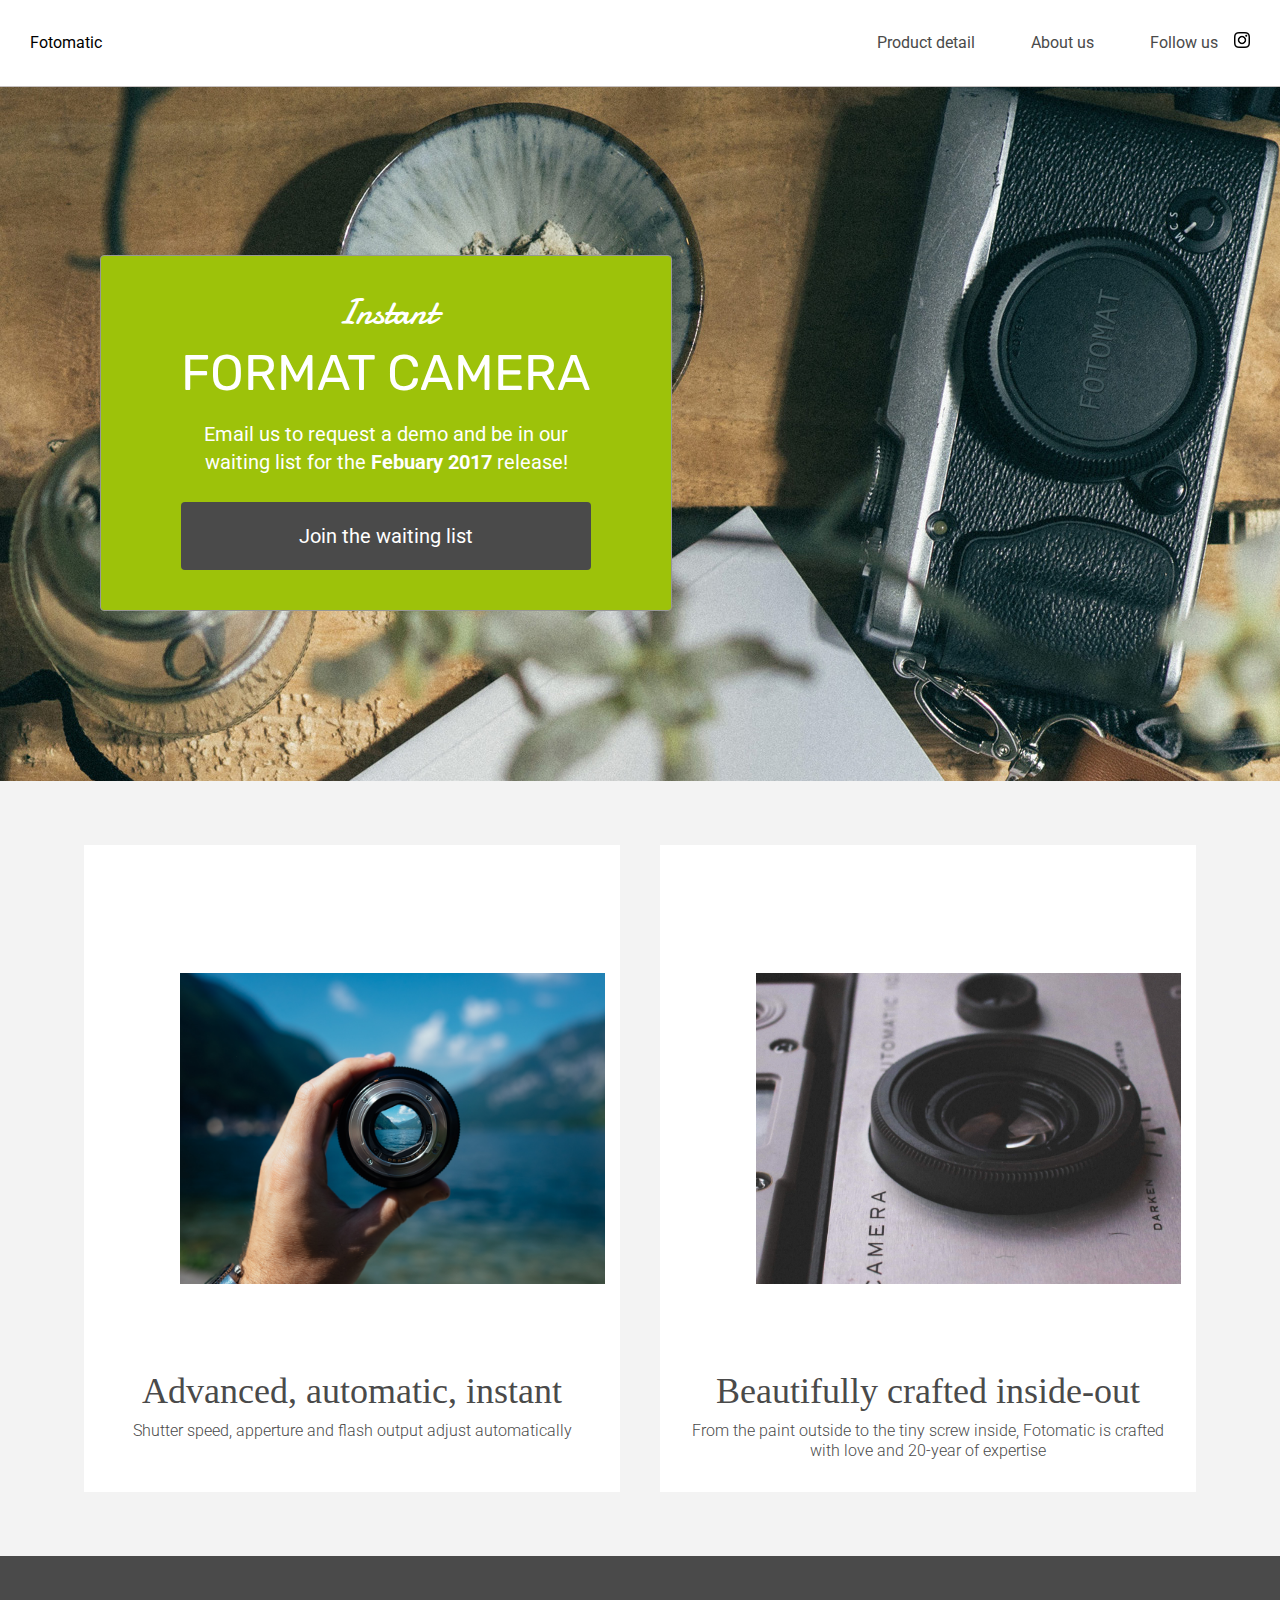
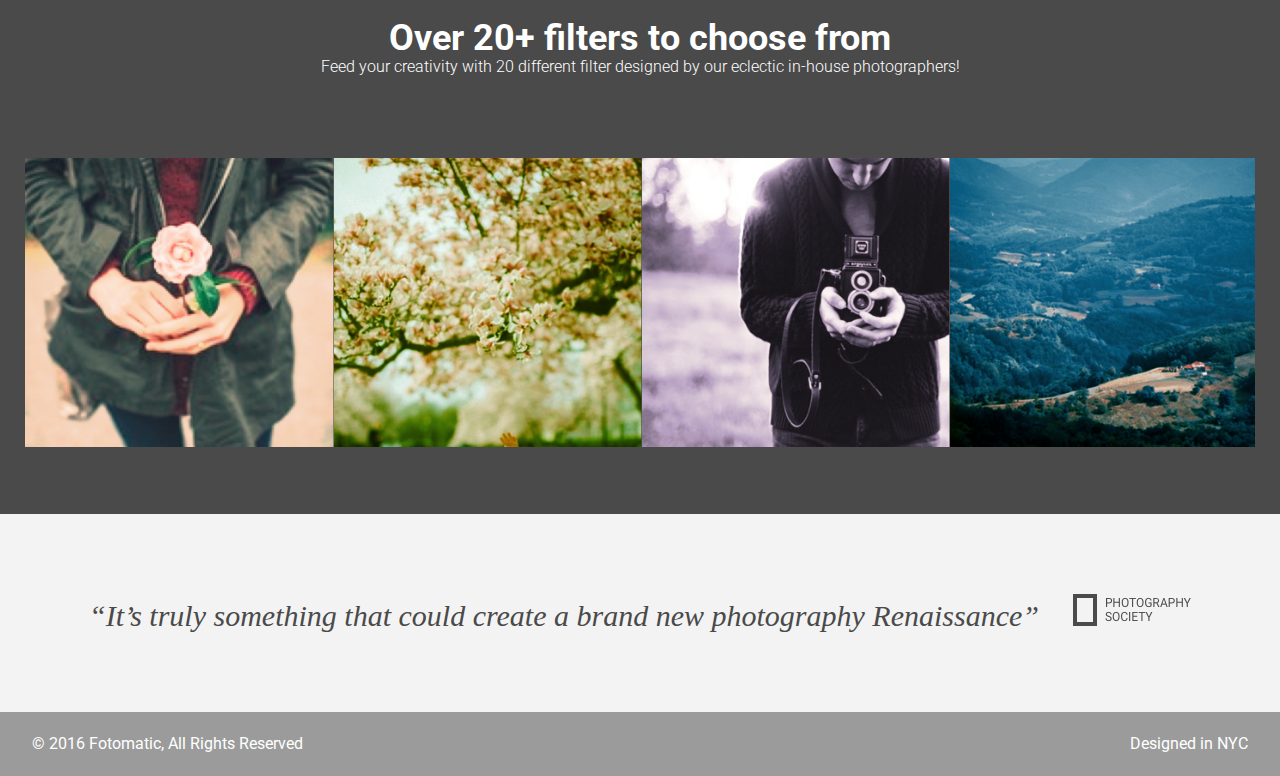
<file: F1C1_start/index.html>
<!DOCTYPE html>
<html>
<head>
  <link href="https://fonts.googleapis.com/css?family=Damion" type="text/css" rel="stylesheet">
  <link href="https://fonts.googleapis.com/css?family=Rubik" type="text/css" rel="stylesheet">
  <link href="https://fonts.googleapis.com/css?family=Roboto:300,400,600,700" type="text/css" rel="stylesheet">
  <link rel="stylesheet" type="text/css" href="resources/css/reset.css">
  <link href="resources\css\style.css" type="text/css" rel="stylesheet">
  <meta charset="UTF-8">
  <title>Fotomatic</title>
</head>
<body>
  <!-- Header -->
  <header>
    <div class="content">
      <a href="index.html" class="desktop logo">Fotomatic</a>
      <nav class="desktop">
        <ul>
          <li><a href="#">Product detail</a></li>
          <li><a href="#">About us</a></li>
          <li><a href="https://www.instagram.com/">Follow us <img class="icon" src="resources\images\instagram.png"></a></li>
        </ul>
      </nav>
      <nav class="mobile">
        <ul>
          <li><a href="#"><img src="resources\images\ic-logo.svg"></a></li>
          <li><a href="#"><img src="resources\images\ic-product-detail.svg"></a></li>
          <li><a href="#"><img src="resources\images\ic-about-us.svg"></a></li>
          <li><a href="#" class="button">Join us</a></li>
        </ul>
      </nav>
    </div>
  </header>

  <!-- Main Content -->
  <div class="main-content">

    <!-- Sign Up Section -->
    <div id="sign-up-section" class="banner">
      <div id="sign-up-cta">
        <div class="content center">
          <div class="header">
            <h2 class="cursive">Instant</h2>
            <h1 class="striking">FORMAT CAMERA</h1>
          </div>
          <div class="email">
            <span>
              Email us to request a demo and be in our waiting list for the <strong>Febuary 2017</strong> release!
            </span>
            <div class="button">Join the waiting list</div>
          </div>
        </div>
      </div>
    </div>

    <!-- Features Section -->
    <div id="features-section">
      <div class="feature">
        <div class="center">
          <div class="image-container">
            <img src="resources\images\feature-1.png" />
          </div>
          <div class="content">
            <h2>Advanced, automatic, instant</h2>
            <h3>Shutter speed, apperture and flash output adjust automatically</h3>
          </div>
        </div>
      </div>
      <div class="feature">
        <div class="center">
          <div class="image-container">
            <img src="resources\images\feature-2.png" />
          </div>
          <div class="content">
            <h2>Beautifully crafted inside-out</h2>
            <h3>From the paint outside to the tiny screw inside, Fotomatic is crafted with love and 20-year of expertise</h3>
          </div>
        </div>
      </div>
    </div>

    <!-- Filters Section -->
    <div id="filters-section">
      <div class="content center">
        <h2>Over 20+ filters to choose from</h2>
        <h3>Feed your creativity with 20 different filter designed by our eclectic in-house photographers!</h3>
      </div>
      <div class="images-container">
        <div class="image-container">
          <img src="resources\images\filter-1.png" />
        </div>
        <div class="image-container">
          <img src="resources/images/filter-2.png" />
        </div>
        <div class="image-container">
          <img src="resources/images/filter-3.png" />
        </div>
        <div class="image-container">
          <img src="resources/images/filter-4.png" />
        </div>
      </div>
    </div>

    
    <div id="quotes-section">
      <div class="content center">
        <span class="quote">“It’s truly something that could create a brand new photography Renaissance”</span>
        <img class="quote-citation" src="./resources/images/photography-logo.png" />
      </div>
    </div>

    
    <footer>
      <div class="content">
        <span class="copyright">© 2016  Fotomatic, All Rights Reserved</span>
        <span class="location">Designed in NYC</span>
      </div>
    </footer>

  </div>
</body>
</html>
</file>
